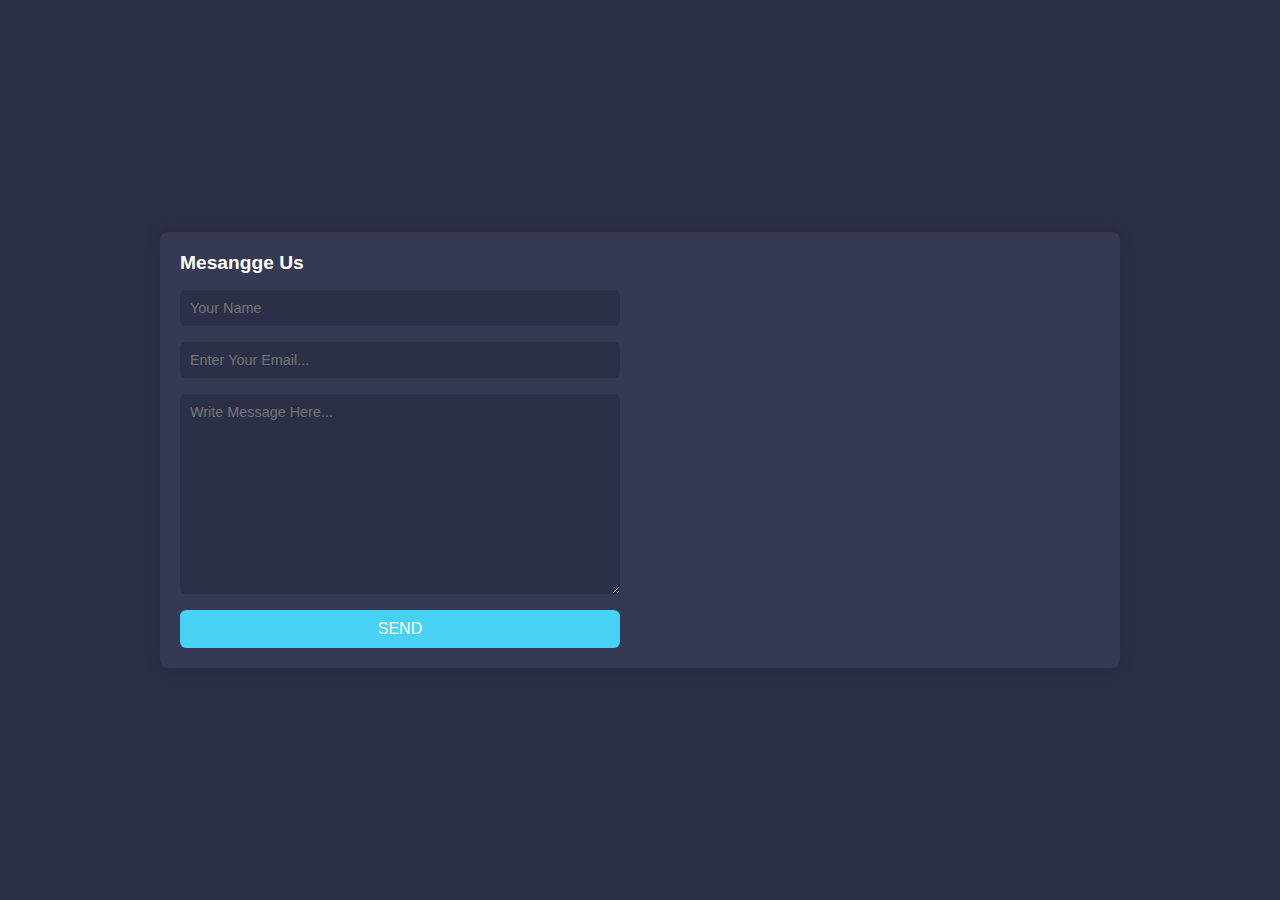
<file: contact.html>
<!DOCTYPE html>
<html>
<head>
	<meta charset="utf-8">
	<meta name="viewport" content="width=device-width, initial-scale=1">
	<title>Contact Us</title>
	<link rel="stylesheet" type="text/css" href="contact.css">
</head>
<body>
	<!-- Section -->
	<section>
		<div class="contact-container">
			<div class="form-container">
				<h3>Mesangge Us</h3>
				<form action="" class="contact-form">
					<input type="text" placeholder="Your Name" required>
					<input type="email" name="" id="" placeholder="Enter Your Email..." required>
					<textarea name="" id="" cols="30" rows="10" placeholder="Write Message Here..." required></textarea>
					<input type="submit" value="Send" class="send-button">
				</form>
			</div>
			<div class="map">
				<iframe src="https://www.google.com/maps/embed?pb=!1m16!1m12!1m3!1d126950.45428188164!2d106.14481498415591!3d-6.103519352499271!2m3!1f0!2f0!3f0!3m2!1i1024!2i768!4f13.1!2m1!1sKolam%20renang%20di%20daerah%20serang!5e0!3m2!1sid!2sid!4v1694615437326!5m2!1sid!2sid"  style="border:0;" allowfullscreen="" loading="lazy" referrerpolicy="no-referrer-when-downgrade"></iframe>
			</div>
		</div>
	</section>
</body>
</html>
</file>
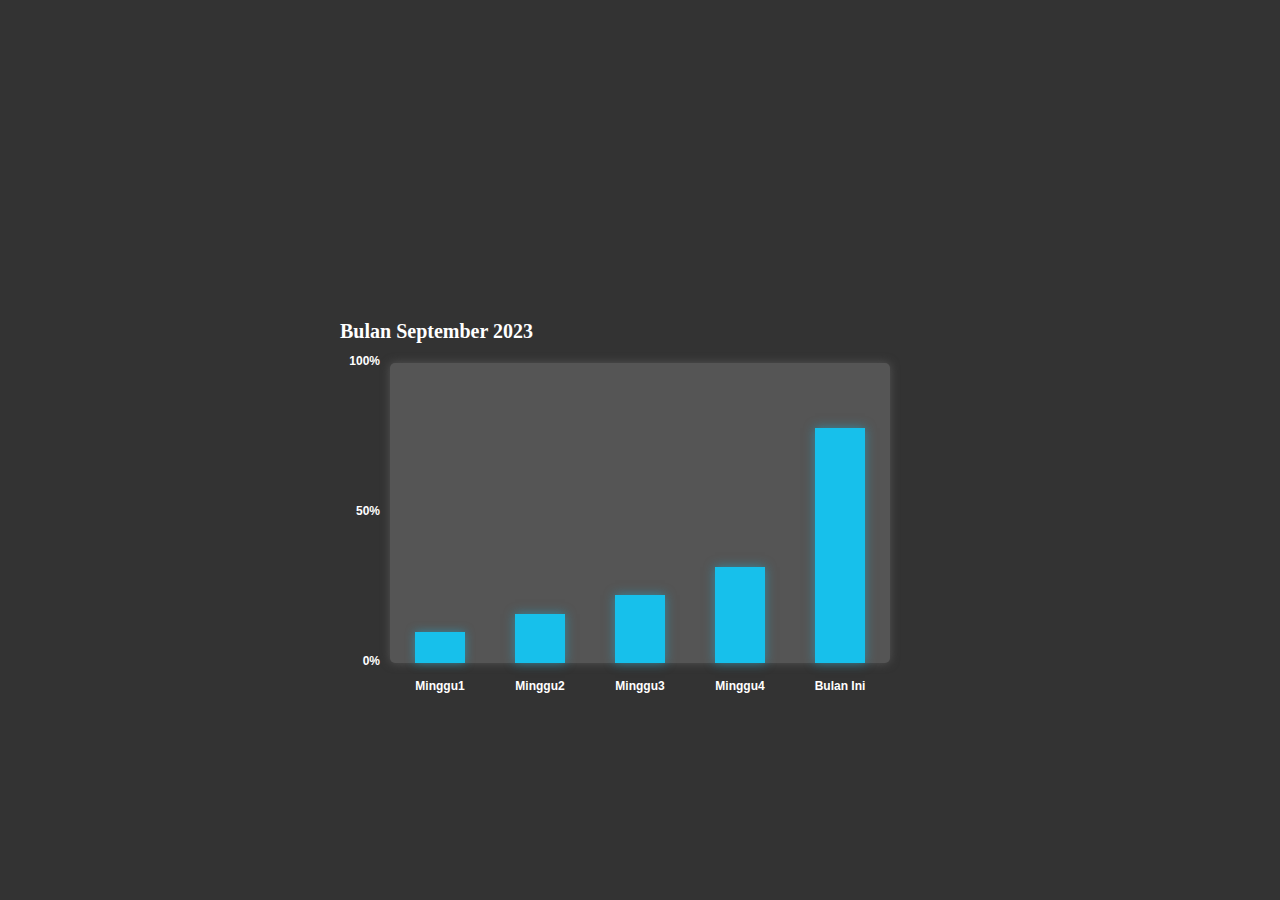
<file: dbatang.html>
<!DOCTYPE html>
<html>
<head>
    <meta charset="utf-8">
    <meta name="viewport" content="width=device-width, initial-scale=1">
    <title>Diagaram Chart</title>
    <link rel="stylesheet" type="text/css" href="dbatang.css">
    <script src="https://cdnjs.cloudflare.com/ajax/libs/jquery/3.4.1/jquery.min.js" charset="utf-8"></script>
</head>
<body>
    <!-- chart start -->
    <div class="chart">
      <p>Bulan September 2023</p>
        <ul class="numbers">
            <li><span>100%</span></li>
            <li><span>50%</span></li>
            <li><span>0%</span></li>
        </ul>
        <ul class="bars">
            <li><div class="bar" data-percentage="12"></div><span>Minggu1</span></li>
            <li><div class="bar" data-percentage="20"></div><span>Minggu2</span></li>
            <li><div class="bar" data-percentage="28"></div><span>Minggu3</span></li>
            <li><div class="bar" data-percentage="40"></div><span>Minggu4</span></li>
            <li><div class="bar" data-percentage="100"></div><span>Bulan Ini</span></li>
        </ul>
    </div>
    <!-- chart end -->

    <script type="text/javascript">
        $(function(){
        $('.bars li .bar').each(function(key, bar){
            var percentage = $(this).data('percentage');
            $(this).animate({
                'height' : percentage + '%'
            },1000);
        });
        });
    </script>
</body>
</html>
</file>
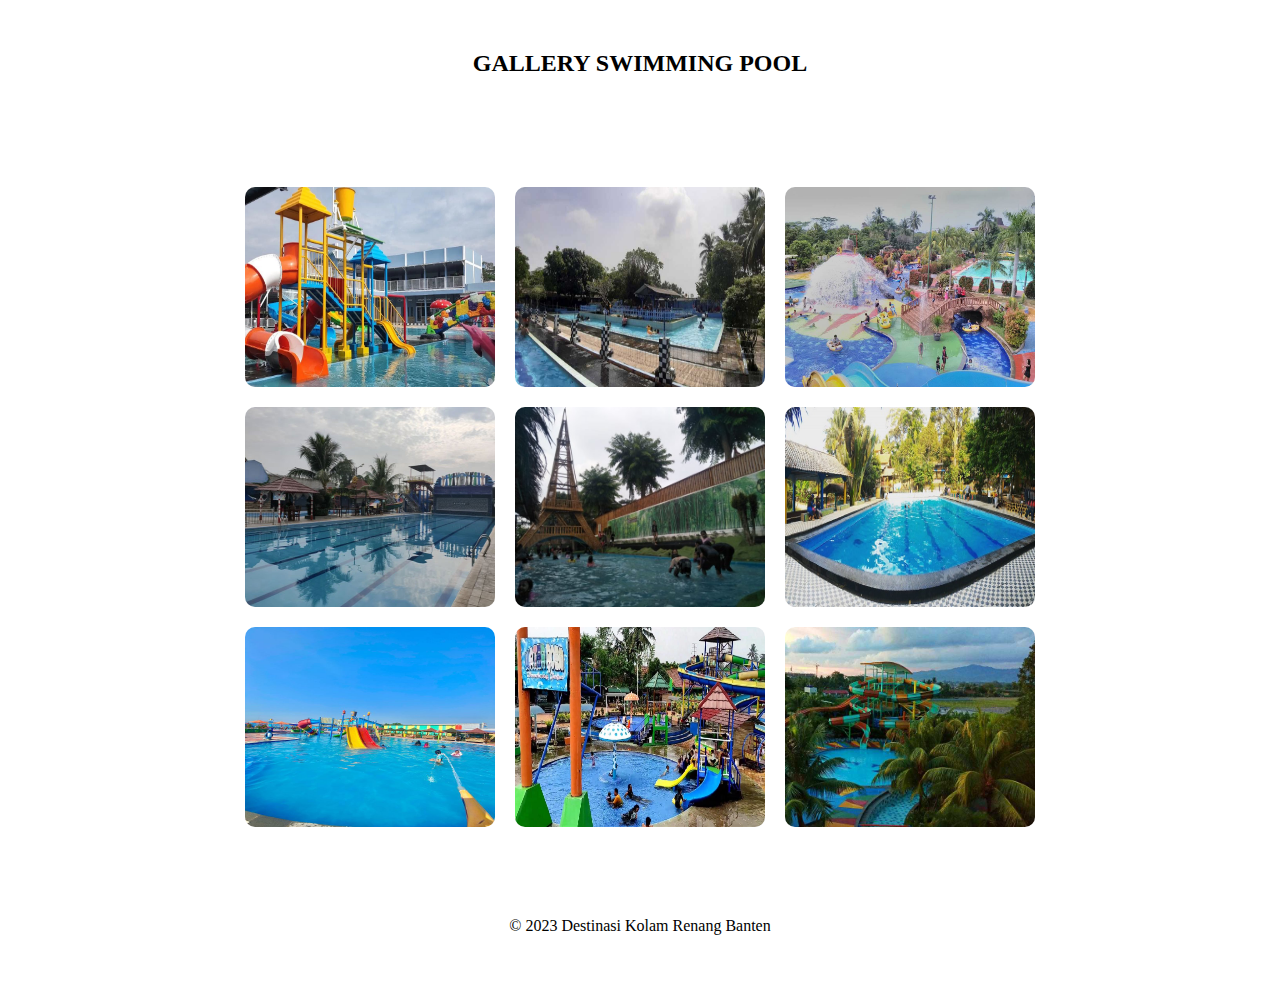
<file: gallery.html>
<!DOCTYPE html>
<html>
<head>
	<meta charset="utf-8">
	<meta name="viewport" content="width=device-width, initial-scale=1">
	<title>GALLERY SWIMMING POOL</title>
	<link rel="stylesheet" type="text/css" href="gallery.css">
</head>
<body>
	
	<div class="judul">
		<h2>GALLERY SWIMMING POOL</h2>
	</div>
	<div id="wrapper">

		<div class="image-container">
			<img src="IMG/img1.jpg" alt="">
			<div class="image-caption action-1">
				<a href="https://kabarbanten.pikiran-rakyat.com/pariwisata/pr-596216021/kolam-renang-estetik-dan-instagramable-waterplay-bamboo-park-serang-ada-live-music-lengkap-dengan-bandnya"><h1>Bambo Park Banten</h1></a>
				<p>Kp Begog Sukadalem, Kecamatan Waringin Kurung, Kabupaten Serang</p>
			</div>
		</div>

		<div class="image-container">
			<img src="IMG/img2.jpg" alt="">
			<div class="image-caption action-2">
				<a href="https://kabarbanten.pikiran-rakyat.com/pariwisata/pr-59608062/tirta-nada-pilihan-wisata-keluarga"><h1>Tirta Nada Banten</h1></a>
				<p>Lebakwangi, Kecamatan Walantaka</p>
			</div>
		</div>

		<div class="image-container">
			<img src="IMG/img3.jpg" alt="">
			<div class="image-caption action-3">
				<a href="https://krakatauwaterworld.com/"><h1>Krakatau Water World</h1></a>
				<p>Jl. KH. Yasin Beji No. 6, Kebondalem, Purwakarta, Cilegon, Banten, Indonesia, 42433</p>
			</div>
		</div>

		<div class="image-container">
			<img src="IMG/img4.jpg" alt="">
			<div class="image-caption action-4">
				<a href="https://travelspromo.com/htm-wisata/aqualand-serang/"><h1>Aqualand Banten</h1></a>
				<p>Komplek Tegal Padang, Jl. Palem, Kel. Drangong, Kec. Taktakan</p>
			</div>
		</div>

		<div class="image-container">
			<img src="IMG/img5.jpg" alt="">
			<div class="image-caption action-5">
				<a href="https://kabarbanten.pikiran-rakyat.com/seputar-banten/pr-596143926/kolam-renang-menara-bambu-begog-raya-wisata-air-di-serang-banten-yang-punya-replika-eiffel-tower"><h1>Begog Raya</h1></a>
				<p>Jl. Raya Kramatwatu Waringinnurung No.16,Sukadalem, Kec. Waringinkurung, Kabupaten Serang, Banten</p>
			</div>
		</div>

		<div class="image-container">
			<img src="IMG/img6.jpg" alt="">
			<div class="image-caption action-6">
				<a href="https://simparta.serangkab.go.id/home/info/objek-wisata-alam-kolam-renang-cikarelek-ciomas"><h1>Cikarelek Banten</h1></a>
				<p>Jl. Raya Ciomas Km 01, Desa Sukabares, Kecamatan Ciomas, Kabupaten Serang, Provinsi Banten</p>
			</div>
		</div>

		<div class="image-container">
			<img src="IMG/img7.jpg" alt="">
			<div class="image-caption action-7">
				<a href="https://www.kacawisata.com/binuang-waterpark/"><h1>Binuang Banten</h1></a>
				<p>Jl. Lanud Gorda Km. 8, Kampung Masigit, Desa Sukamampir, Kecamatan Binuang, Serang, Banten</p>
			</div>
		</div>

		<div class="image-container">
			<img src="IMG/img8.jpg" alt="">
			<div class="image-caption action-8">
				<a href="https://www.kacawisata.com/kolam-renang-tembong/"><h1>Tembong Banten</h1></a>
				<p>Jl. Serang-Pandeglang Palima, Ds Sukajaya, Kec Curug</p>
			</div>
		</div>

		<div class="image-container">
			<img src="IMG/img9.jpg" alt="">
			<div class="image-caption action-9">
				<a href="https://travelspromo.com/htm-wisata/cilgeon-green-waterpark/"><h1>Green Waterpark Banten</h1></a>
				<p>Komplek Cilegon Green Megablok Blok E, Jl. A. Yani, Cibeber, Cilegon, Banten, Indonesia, 42426</p>
			</div>
		</div>

	</div>

<div class="copyright">
	&copy; 2023 Destinasi Kolam Renang Banten
</div>	

<br><br><br>

</body>
</html>
</file>
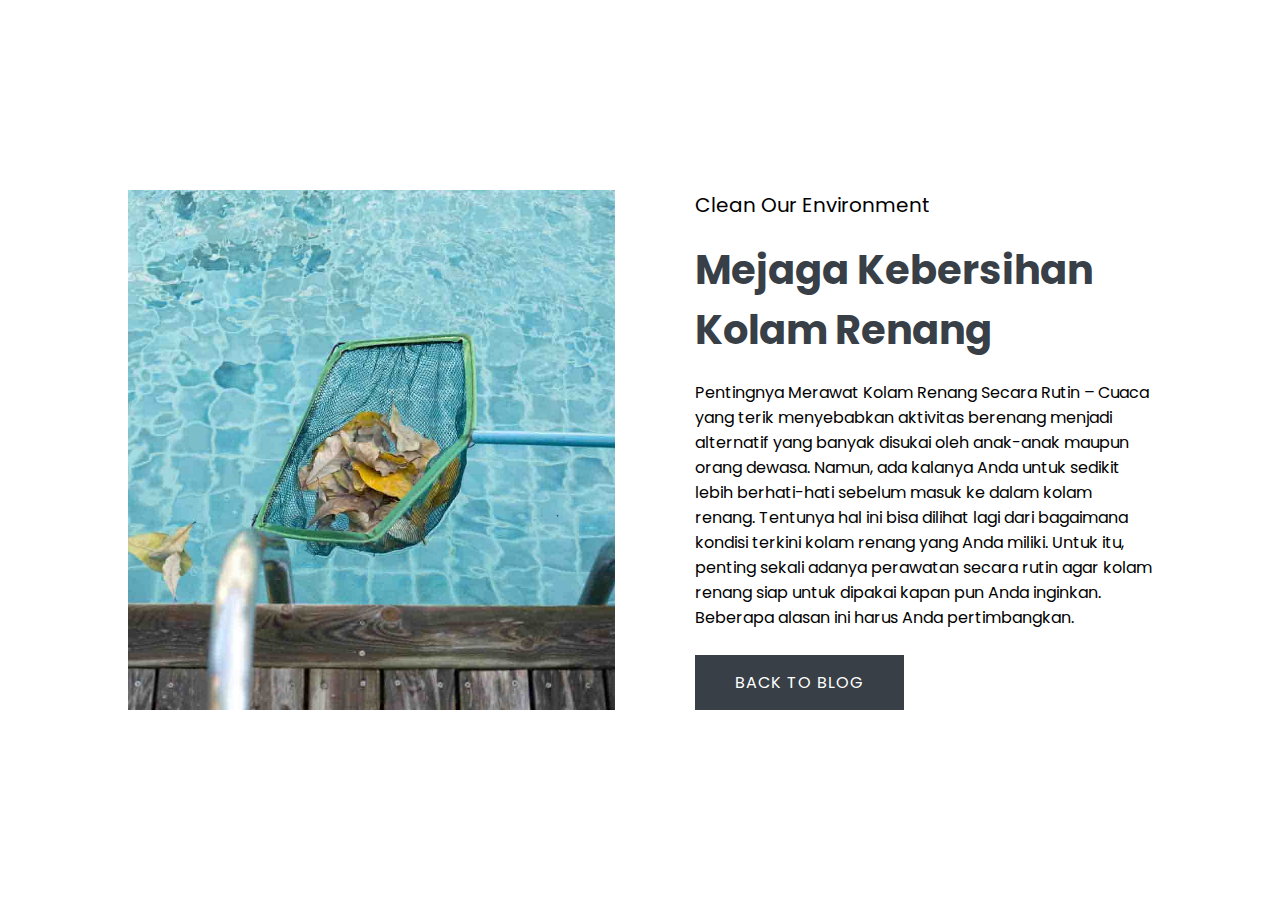
<file: kebersihan.html>
<!DOCTYPE html>
<html>
<head>
	<meta charset="utf-8">
	<meta name="viewport" content="width=device-width, initial-scale=1">
	<title>BLOG | KEBERSIHAN Lingkungan Kolam Renang</title>
	<link rel="stylesheet" href="kebersihan.css">
</head>
<body>
	<div class="row">
		<div class="imgWrapper">
			<a href="https://bumisempajacity.co.id/perawatan-kolam-renang-secara-berkala-mengapa-penting-untuk-dilakukan/"><img src="IMG/1.jpg" alt=""></a>
		</div>
		<div class="contentWrapper">
			<div class="content">
				<span class="textWrapper">
					<span>Clean Our Environment</span>
				</span>
				<h2>Mejaga Kebersihan Kolam Renang</h2>
				<p>Pentingnya Merawat Kolam Renang Secara Rutin – Cuaca yang terik menyebabkan aktivitas berenang menjadi alternatif yang banyak disukai oleh anak-anak maupun orang dewasa. Namun, ada kalanya Anda untuk sedikit lebih berhati-hati sebelum masuk ke dalam kolam renang. Tentunya hal ini bisa dilihat lagi dari bagaimana kondisi terkini kolam renang yang Anda miliki.
				Untuk itu, penting sekali adanya perawatan secara rutin agar kolam renang siap untuk dipakai kapan pun Anda inginkan. Beberapa alasan ini harus Anda pertimbangkan.</p>
				<a href="blog.html">Back to Blog</a>
			</div>
		</div>
	</div>
</body>
</html>
</file>
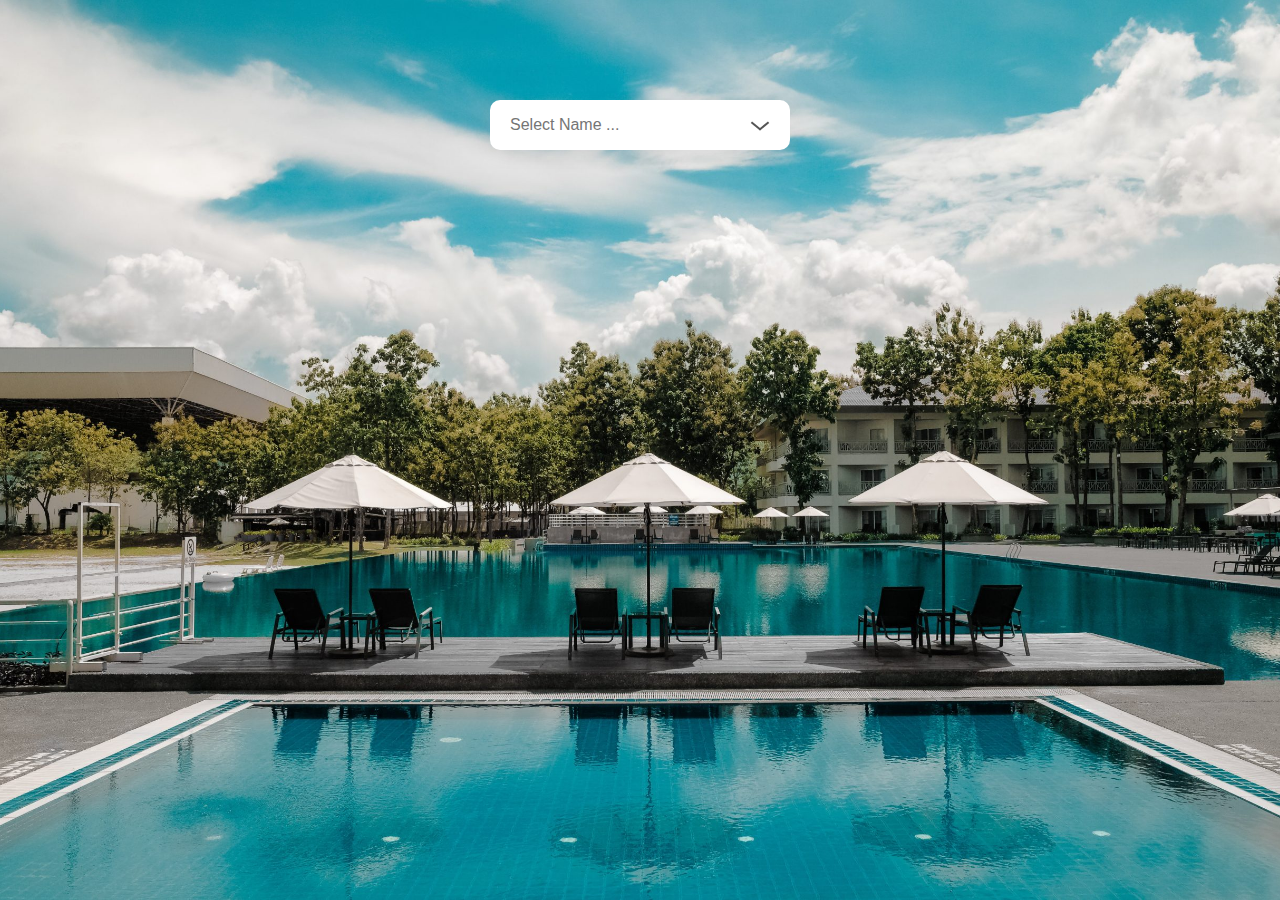
<file: ourteam.html>
<!DOCTYPE html>
<html>
<head>
	<meta charset="utf-8">
	<meta name="viewport" content="width=device-width, initial-scale=1">
	<title>List Name Our Team</title>
	<link rel="stylesheet" href="ourteam.css">
</head>
<body>
	<div class="dropdown">
		<input type="text" class="text02" readonly placeholder="Select Name ...">
		<div class="option">
			<a href="uzan.html"><div onmouseover="show('Ahmad Fauzan')">Ahmad Fauzan</div></a>
			<a href="yusuf.html"><div onmouseover="show('Yusuf Imam Aryadillah')">Yusuf Imam Aryadillah</div></a>
			<a href="laila.html"><div onmouseover="show('Laila Fatmawati')">Laila Fatmawati</div></a>
			<a href="linda.html"><div onmouseover="show('Rosmiyati Yulinda')">Rosmiyati Yulinda</div></a>
		</div>
	</div>
	<script>
		function show(a){
			document.querySelector('.text02').value = a;
		}
		let dropdown = document.querySelector('.dropdown');
		dropdown.onclick = function(){
			dropdown.classList.toggle('active');
		}
	</script>
</body>
</html>
</file>
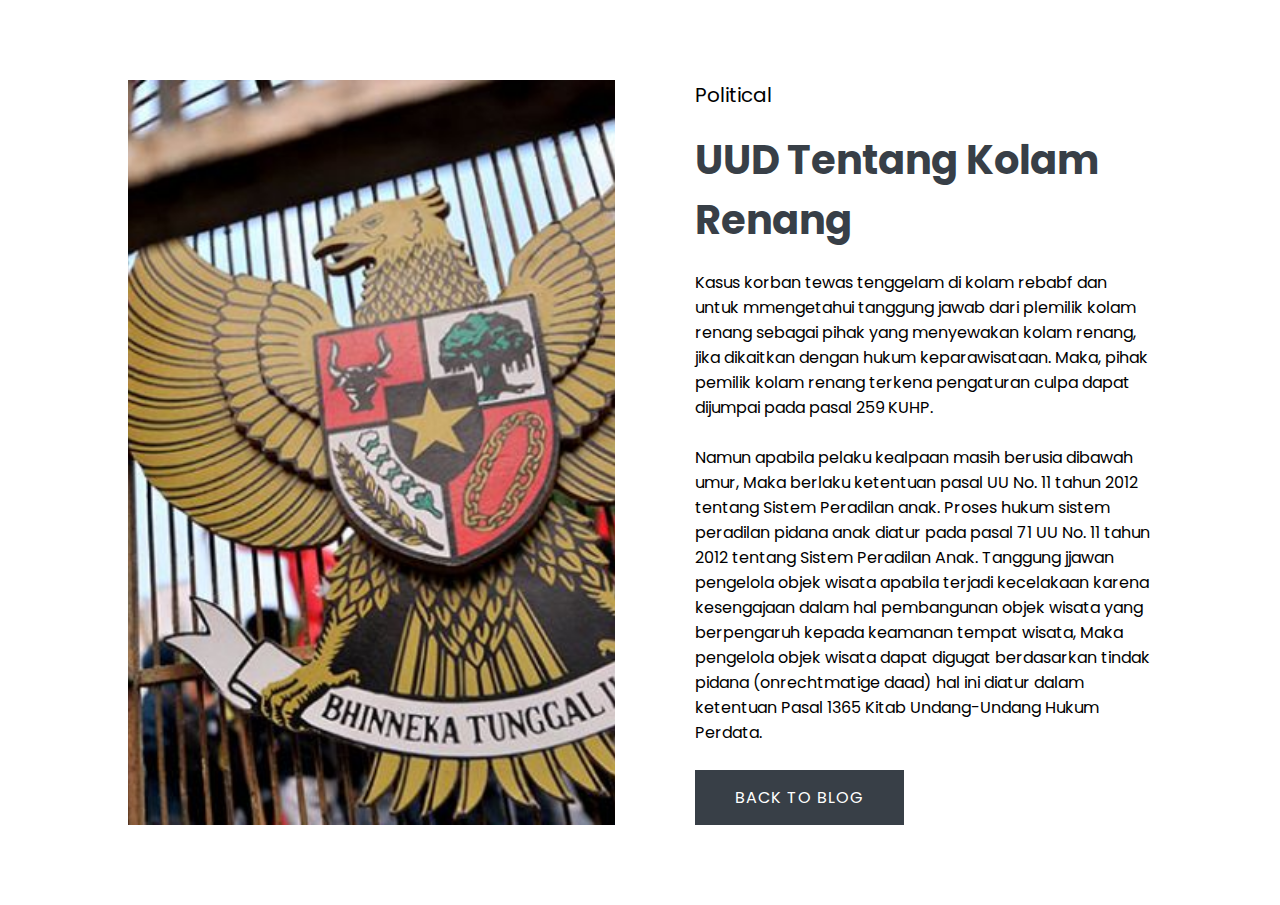
<file: uud.html>
<!DOCTYPE html>
<html>
<head>
	<meta charset="utf-8">
	<meta name="viewport" content="width=device-width, initial-scale=1">
	<title>BLOG | UUD Wisata kolam renang</title>
	<link rel="stylesheet" href="uud.css">
</head>
<body>
	<div class="row">
		<div class="imgWrapper">
			<a href="https://batangharinews.com/read/2023/05/01/5119/-dinilai-lalai-pemilik-kolam-renang-bisa-dikenakan-sanksi-pidana"><img src="IMG/logouud.jpg" alt=""></a>
		</div>
		<div class="contentWrapper">
			<div class="content">
				<span class="textWrapper">
					<span>Political</span>
				</span>
				<h2>UUD Tentang Kolam Renang</h2>
				<p>Kasus  korban tewas tenggelam di kolam rebabf dan untuk mmengetahui tanggung jawab dari plemilik kolam renang sebagai pihak yang menyewakan kolam renang, jika dikaitkan dengan hukum keparawisataan. Maka, pihak pemilik kolam renang terkena pengaturan culpa dapat dijumpai pada pasal 259 KUHP.</p>

				<p>Namun apabila pelaku kealpaan masih berusia dibawah umur, Maka berlaku ketentuan pasal UU No. 11 tahun 2012 tentang Sistem Peradilan anak. Proses hukum sistem peradilan pidana anak diatur pada pasal 71 UU No. 11 tahun 2012 tentang Sistem Peradilan Anak. Tanggung jjawan pengelola objek wisata apabila terjadi kecelakaan karena kesengajaan dalam hal pembangunan objek wisata yang berpengaruh kepada keamanan tempat wisata, Maka pengelola objek wisata dapat digugat berdasarkan tindak pidana (onrechtmatige daad) hal ini diatur dalam ketentuan Pasal 1365 Kitab Undang-Undang Hukum Perdata.</p>
				<a href="blog.html">Back to Blog</a>
			</div>
		</div>
	</div>
</body>
</html>
</file>
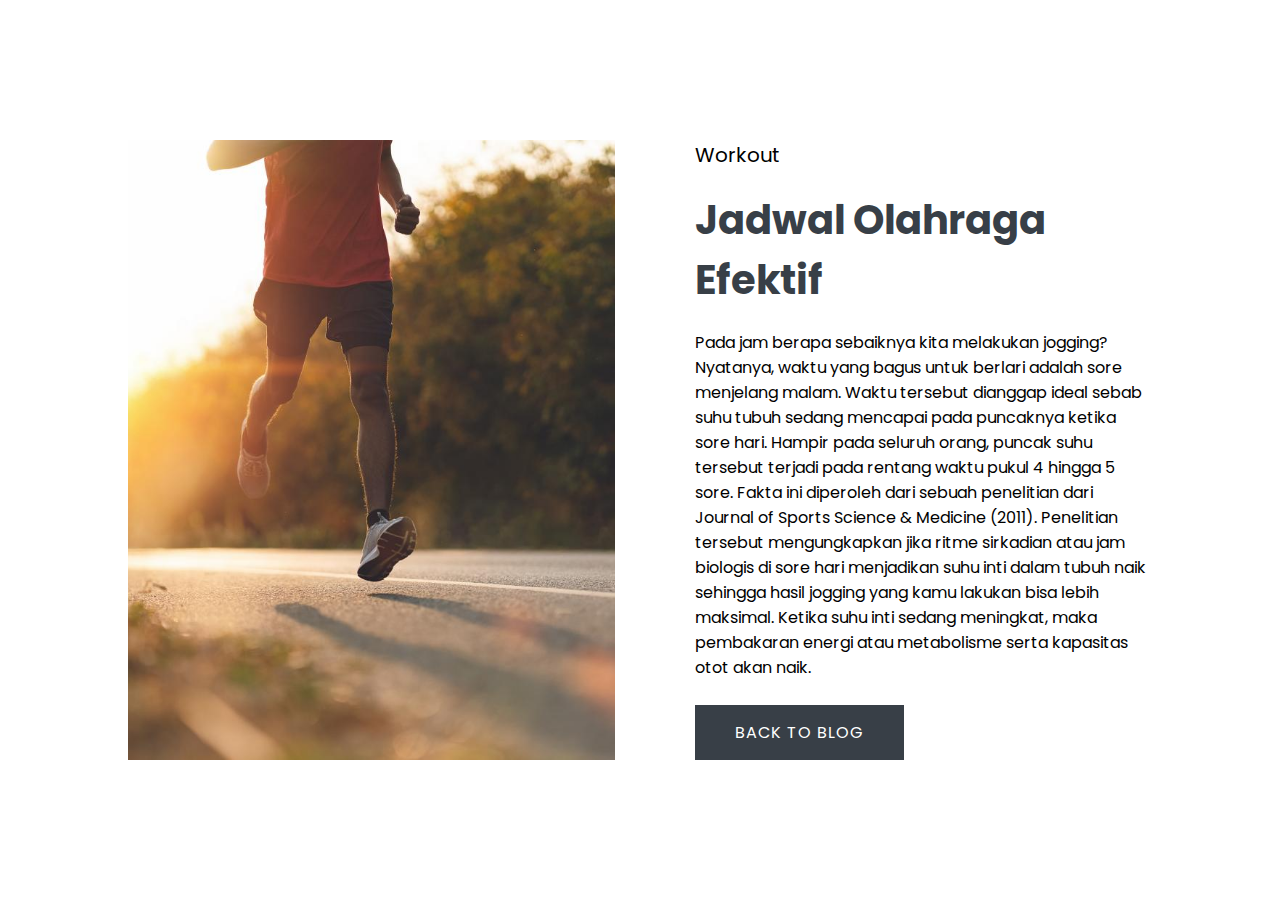
<file: workout.html>
<!DOCTYPE html>
<html>
<head>
	<meta charset="utf-8">
	<meta name="viewport" content="width=device-width, initial-scale=1">
	<title>BLOG | WORKOUT Yang Efektif</title>
	<link rel="stylesheet" href="workout.css">
</head>
<body>
	<div class="row">
		<div class="imgWrapper">
			<a href="https://www.astronauts.id/blog/ini-waktu-yang-tepat-untuk-jogging-jangan-sampai-salah/"><img src="IMG/blog3.jpg" alt=""></a>
		</div>
		<div class="contentWrapper">
			<div class="content">
				<span class="textWrapper">
					<span>Workout</span>
				</span>
				<h2>Jadwal Olahraga Efektif</h2>
				<p>Pada jam berapa sebaiknya kita melakukan jogging? Nyatanya, waktu yang bagus untuk berlari adalah sore menjelang malam. Waktu tersebut dianggap ideal sebab suhu tubuh sedang mencapai pada puncaknya ketika sore hari. 

				Hampir pada seluruh orang, puncak suhu tersebut terjadi pada rentang waktu pukul 4 hingga 5 sore. Fakta ini diperoleh dari sebuah penelitian dari Journal of Sports Science & Medicine (2011). 

				Penelitian tersebut mengungkapkan jika ritme sirkadian atau jam biologis di sore hari menjadikan suhu inti dalam tubuh naik sehingga hasil jogging yang kamu lakukan bisa lebih maksimal. Ketika suhu inti sedang meningkat, maka pembakaran energi atau metabolisme serta kapasitas otot akan naik. </p>
				<a href="blog.html">Back to Blog</a>
			</div>
		</div>
	</div>
</body>
</html>
</file>
<file: contact.css>
*{
	margin: 0;
	padding: 0;
	font-family: "Poppins", sans-serif;
	scroll-behavior: smooth;
	box-sizing: border-box;
}
body{
	width: 100%;
	height: 100vh;
	display: flex;
	flex-direction: column;
	justify-content: center;
	color: #fff;
	background: #2c2f48;
}
.contact-container{
	max-width: 960px;
	margin: auto;
	width: 100%;
	display: grid;
	grid-template-columns: repeat(2, 1fr);
	gap: 1,5rem;
	background: #363953;
	box-shadow: 0 0 1rem hsla(0 0 0 /  16%);
	border-radius: 0.5rem;
	overflow: hidden;
}
.form-container{
	padding: 20px;
}
.form-container h3{
	font-size: 1.2rem;
	font-weight: 600;
	margin-bottom: 1rem;
}
.contact-form{
	display: grid;
	row-gap: 1rem;
}
.contact-form input,
.contact-form textarea{
	width: 100%;
	border: none;
	outline: none;
	background: #2c2f48;
	padding: 10px;
	font-size: 0.9rem;
	color: #fff;
	border-radius: 0.4rem;
}
.contact-form textarea{
	resize: 0;
	height: 200px;
}
.contact-form .send-button{
	border: none;
	outline: none;
	background: #47d2f5;
	font-size: 1rem;
	font-weight: 500;
	text-transform: uppercase;
	cursor: pointer;
}
.contact-form .send-button:hover{
	background: hsl(181, 100%, 44%, 0.8);
	transition: 0.3s all linear;
}
.map iframe{
	width: 100%;
	height: 100%;
}
</file>
<file: dbatang.css>
body{
    margin: 0;
    padding: 0;
    height: 100vh;
    display: flex;
    justify-content: center;
    align-items: center;
    font-family: "Roboto", sans-serif;
    background: #333;
}
.chart{
    width: 600px;
    height: 300px;
    display: block;
}
.chart h1{
    font-family: 'Times New Roman', sans-serif;
    margin: 0px;
    padding: 0px;
    font-size: 50px;
    text-align: center;
    color: white;
}
.numbers{
    color: #fff;
    margin: 0;
    padding: 0;
    width: 50px;
    height: 100%;
    display: inline-block;
    float: left;
}
.numbers li{
    list-style: none;
    height: 150px;
    position: relative;
    bottom: 145px;
}
.numbers span{
    font-size: 12px;
    font-weight: 600;
    position: absolute;
    bottom: 0;
    right: 10px;
}
.bars{
    color: #fff;
    font-size: 12px;
    font-weight: 600;
    background: #555;
    margin: 0;
    padding: 0;
    display: inline-block;
    width: 500px;
    height: 300px;
    box-shadow: 0 0 10px 0 #555;
    border-radius: 5px;
}
.bars li{
    display: table-cell;
    width: 100px;
    height: 300px;
    position: relative;
}
.bars span{
    width: 100%;
    position: absolute;
    bottom: -30px;
    text-align: center;
}
.bars .bar{
    display: block;
    background: #17C0EB;
    width: 50px;
    position: absolute;
    bottom: 0;
    margin-left: 25px;
    text-align: center;
    box-shadow: 0 0 10px 0 rgba(23, 192, 235, 0.5);
    transition: 0.5s;
    transition-property: background, box-shadow;
}
.bars .bar:hover{
    background: #55EFC4;
    box-shadow: 0 0 10x 0 rgba(85, 239, 196, 0.5);
    cursor: pointer;
}
.bars .bar:before{
    color: #fff;
    content: attr(data-percentage) '%';
    position: relative;
    bottom: 20px;
}
.chart p{
    font-family: 'Times New Roman', sans-serif;
    color: #fff;
    font-weight: 600;
    font-size: 20px;
    margin-bottom: 10px;
    padding-bottom: 10px;
}

@media only screen and (max-width: 700px) {
    .chart{
        width: 90%;
        height: 45%;
        padding: 20px;
    }
}
@media only screen and (max-width: 400px) {
    .chart{
        width: 300px;
        height: 300px;
        padding: 20px;
    }
}
@media only screen and (max-width: 300px) {
    .chart{
        width: 200px;
        height: 200px;
        padding: 20px;
    }
}
@media only screen and (max-width: 600px) {
    .numbers{
        width: 10px;
        height: 0px;
        padding: 2px;
    }
}
</file>
<file: gallery.css>
*{
	margin: 0;
	padding: 0;
}
body{
	background: linear-gradient(90deg, #fff);
	min-height: 100vh;
}
#wrapper{
	width: 1000px;
	margin: 50px auto;
	display: flex;
	justify-content: center;
	flex-wrap: wrap;
}
.image-container a{
	text-decoration: none;
}
.image-container{
	width: 250px;
	height: 200px;
	background-color: #fff;
	position: relative;
	overflow: hidden;
	cursor: pointer;
	float: left;
	margin: 10px;
	border-radius: 10px;
}
.image-container img{
	width: 100%;
	height: 100%;
	position: absolute;
}
.image-container .image-caption{
	width: 100%;
	height: 100%;
	position: absolute;
	background-color: rgba(0, 107, 150, 0.6);
	text-align: center;
}
.image-caption h1{
	margin-top: 50px;
	color: #fff;
}
.image-caption p{
	color: #fff;
}
.copyright{
	width: 100%;
	margin-top: 30px;
	padding-top: 30px;
	text-align: center;
}
.judul h2{
	text-align: center;
	padding: 50px;
}

/* Responsive */

@media all and (min-width: 0px) and (max-width: 920px) {
	#wrapper{
		width: 540px;
		margin: 50px auto;
	}
	.copyright{
		margin-left: 10px;
	}
}

/* image  hover  */

/* left */
.image-container .action-1{
	left: -260px;
	transition: all 0.5s;
}
.image-container:hover .action-1{
	left: 0;
	transition: all 0.5s;
}

/* top */
.image-container .action-2{
	top: -210px;
	transition: all 0.5s;
}
.image-container:hover .action-2{
	top: 0;
	transition: all 0.5s;
}

/* bottom */
.image-container .action-3{
	bottom: -210px;
	transition: all 0.5s;
}
.image-container:hover .action-3{
	bottom: 0;
	transition: all 0.5s;
}

/* right */
.image-container .action-4{
	right: -260px;
	transition: all 0.5s;
}
.image-container:hover .action-4{
	right: 0;
	transition: all 0.5s;
}

/* top-left */
.image-container .action-5{
	left: -260px;
	top: -210px;
	transition: all 0.5s;
}
.image-container:hover .action-5{
	left: 0;
	top: 0;
	transition: all 0.5s;
}

/* top-right */
.image-container .action-6{
	right: -260px;
	top: -210px;
	transition: all 0.5s;
}
.image-container:hover .action-6{
	right: 0;
	top: 0;
	transition: all 0.5s;
}

/* left */
.image-container .action-7{
	left: -260px;
	transition: all 0.5s;
}
.image-container:hover .action-7{
	left: 0;
	transition: all 0.5s;
}

/* right */
.image-container .action-8{
	right: -260px;
	transition: all 0.5s;
}
.image-container:hover .action-8{
	right: 0;
	transition: all 0.5s;
}

/* top */
.image-container .action-9{
	top: -210px;
	transition: all 0.5s;
}
.image-container:hover .action-9{
	top: 0;
	transition: all 0.5s;
}
</file>
<file: kebersihan.css>
@import url('https://fonts.googleapis.com/css2?family=Poppins:wght@500&display=swap');

*{
	margin: 0px;
	padding: 0px;
	box-sizing: border-box;
	outline: none;
}
body{
	font-family: 'Poppins';
	width: 100%;
	min-height: 100vh;
	display: grid;
	place-items: center;
}
.row{
	width: 80%;
	max-width: 1170px;
	display: grid;
	grid-template-columns: repeat(2, 1fr);
	grid-gap: 50px;
	overflow: hidden;
	padding: 5rem 0;
}
.row .imgWrapper{
	overflow: hidden;
}
.row .imgWrapper img{
	width: 100%;
	height: 100%;
	object-fit: cover;
	transition: 0.3s;
}
.row .imgWrapper:hover img{
	transform: scale(1.25);
}
.row .contentWrapper{
	width: 100%;
	display: flex;
	justify-content: center;
	align-items: center;
	padding-left: 30px;
}
.row .contentWrapper span.textWrapper{
	display: block;
	font-size: 20px;
	text-transform: capitalize;
	display: flex;
	justify-content: flex-start;
	align-items: center;
	gap: 15px;
	margin-bottom: 20px;
}
.row .contentWrapper h2{
	font-size: 40px;
	font-weight: 700;
	color: #383f47;
	padding-bottom: 20px;
}
.row .contentWrapper p{
	font-size: 16px;
	line-height: 25px;
	padding-bottom: 25px;
}
.row .contentWrapper a{
	display: inline-block;
	text-decoration: none;
	text-transform: uppercase;
	background: #383f47;
	color: #fff;
	padding: 15px 40px;
	letter-spacing: 1px;
	user-select: none;
}

@media (max-width: 991px){

	.row{
		grid-template-columns: 1fr;
		grid-gap: 50px;
 	}
 	.row .contentWrapper{
 		padding-left: 0;
 	}
}
@media (max-width: 768px){
	.row{
		width: 90%;
	}
	.row .contentWrapper h2{
		font-size: 30px;
		padding-bottom: 20px;
	}
	.row .contentWrapper p{
		line-height: 24px;
	}
}
@media (max-width: 575px){
	.row .contentWrapper span.textWrapper{
		font-size: 18px;
	}
	.row .contentWrapper h2{
		font-size: 25px;
	}
	.row .contentWrapper p{
		font-size: 15px;
		line-height: 22px;
	}
	.row .contentWrapper a{
		font-size: 15px;
		padding: 10px 20px;
	}
}
</file>
<file: ourteam.css>
*{
	margin: 0;
	padding: 0;
	box-sizing: border-box;
	font-family: 'Poppins', sans-serif;
}
body{
	display: flex;
	justify-content: center;
	min-height: 100vh;
	background: url(IMG/bg.jpg);
	height: 100vh;
	background-size: cover;
	background-position: center;
}
.dropdown{
	position: relative;
	margin-top: 100px;
	width: 300px;
	height: 50px;
}
.dropdown::before{
	content: '';
	position: absolute;
	top: 25px;
	right: 28px;
	width: 12px;
	height: 2px;
	background: #555;
	z-index: 10;
	transform: rotate(40deg);
	transition: 0.5s;
}
.dropdown.active::before{
	right: 20px;
}
.dropdown::after{
	content: '';
	position: absolute;
	top: 25px;
	right: 20px;
	width: 12px;
	height: 2px;
	background: #555;
	z-index: 10;
	transform: rotate(-40deg);
	transition: 0.5s;
}
.dropdown.active::after{
	right: 28px;
}
.dropdown input{
	position: absolute;
	top: 0;
	left: 0;
	width: 100%;
	height: 100%;
	cursor: pointer;
	border-radius: 10px;
	padding: 12px 20px;
	font-size: 16px;
	background: #fff;
	box-shadow: 0 5px 20px rgba(0,0,0,0.05);
	outline: none;
	border: none;
}
.dropdown .option{
	position: absolute;
	top: 70px;
	width: 100%;
	background: #fff;
	box-shadow: 0 10px 10px rgba(0,0,0,05);
	border-radius: 10px;
	overflow: hidden;
	visibility: hidden;
	opacity: 0;
}
.dropdown .option a{
	text-decoration: none;
	color: #000;
}
.dropdown.active .option{
	visibility: visible;
	opacity: 1;
}
.dropdown .option div{
	padding: 12px 20px;
	cursor: pointer;
}
.dropdown .option div:hover{
	background: #62baea;
	color: #fff;
}

@media screen (max-width: 998px){
	.dropdown{
		padding-bottom: 50%;
	}
}
</file>
<file: uud.css>
@import url('https://fonts.googleapis.com/css2?family=Poppins:wght@500&display=swap');

*{
	margin: 0px;
	padding: 0px;
	box-sizing: border-box;
	outline: none;
}
body{
	font-family: 'Poppins';
	width: 100%;
	min-height: 100vh;
	display: grid;
	place-items: center;
}
.row{
	width: 80%;
	max-width: 1170px;
	display: grid;
	grid-template-columns: repeat(2, 1fr);
	grid-gap: 50px;
	overflow: hidden;
	padding: 5rem 0;
}
.row .imgWrapper{
	overflow: hidden;
}
.row .imgWrapper img{
	width: 100%;
	height: 100%;
	object-fit: cover;
	transition: 0.3s;
}
.row .imgWrapper:hover img{
	transform: scale(1.25);
}
.row .contentWrapper{
	width: 100%;
	display: flex;
	justify-content: center;
	align-items: center;
	padding-left: 30px;
}
.row .contentWrapper span.textWrapper{
	display: block;
	font-size: 20px;
	text-transform: capitalize;
	display: flex;
	justify-content: flex-start;
	align-items: center;
	gap: 15px;
	margin-bottom: 20px;
}
.row .contentWrapper h2{
	font-size: 40px;
	font-weight: 700;
	color: #383f47;
	padding-bottom: 20px;
}
.row .contentWrapper p{
	font-size: 16px;
	line-height: 25px;
	padding-bottom: 25px;
}
.row .contentWrapper a{
	display: inline-block;
	text-decoration: none;
	text-transform: uppercase;
	background: #383f47;
	color: #fff;
	padding: 15px 40px;
	letter-spacing: 1px;
	user-select: none;
}

@media (max-width: 991px){

	.row{
		grid-template-columns: 1fr;
		grid-gap: 50px;
 	}
 	.row .contentWrapper{
 		padding-left: 0;
 	}
}
@media (max-width: 768px){
	.row{
		width: 90%;
	}
	.row .contentWrapper h2{
		font-size: 30px;
		padding-bottom: 20px;
	}
	.row .contentWrapper p{
		line-height: 24px;
	}
}
@media (max-width: 575px){
	.row .contentWrapper span.textWrapper{
		font-size: 18px;
	}
	.row .contentWrapper h2{
		font-size: 25px;
	}
	.row .contentWrapper p{
		font-size: 15px;
		line-height: 22px;
	}
	.row .contentWrapper a{
		font-size: 15px;
		padding: 10px 20px;
	}
}
</file>
<file: workout.css>
@import url('https://fonts.googleapis.com/css2?family=Poppins:wght@500&display=swap');

*{
	margin: 0px;
	padding: 0px;
	box-sizing: border-box;
	outline: none;
}
body{
	font-family: 'Poppins';
	width: 100%;
	min-height: 100vh;
	display: grid;
	place-items: center;
}
.row{
	width: 80%;
	max-width: 1170px;
	display: grid;
	grid-template-columns: repeat(2, 1fr);
	grid-gap: 50px;
	overflow: hidden;
	padding: 5rem 0;
}
.row .imgWrapper{
	overflow: hidden;
}
.row .imgWrapper img{
	width: 100%;
	height: 100%;
	object-fit: cover;
	transition: 0.3s;
}
.row .imgWrapper:hover img{
	transform: scale(1.25);
}
.row .contentWrapper{
	width: 100%;
	display: flex;
	justify-content: center;
	align-items: center;
	padding-left: 30px;
}
.row .contentWrapper span.textWrapper{
	display: block;
	font-size: 20px;
	text-transform: capitalize;
	display: flex;
	justify-content: flex-start;
	align-items: center;
	gap: 15px;
	margin-bottom: 20px;
}
.row .contentWrapper h2{
	font-size: 40px;
	font-weight: 700;
	color: #383f47;
	padding-bottom: 20px;
}
.row .contentWrapper p{
	font-size: 16px;
	line-height: 25px;
	padding-bottom: 25px;
}
.row .contentWrapper a{
	display: inline-block;
	text-decoration: none;
	text-transform: uppercase;
	background: #383f47;
	color: #fff;
	padding: 15px 40px;
	letter-spacing: 1px;
	user-select: none;
}

@media (max-width: 991px){

	.row{
		grid-template-columns: 1fr;
		grid-gap: 50px;
 	}
 	.row .contentWrapper{
 		padding-left: 0;
 	}
}
@media (max-width: 768px){
	.row{
		width: 90%;
	}
	.row .contentWrapper h2{
		font-size: 30px;
		padding-bottom: 20px;
	}
	.row .contentWrapper p{
		line-height: 24px;
	}
}
@media (max-width: 575px){
	.row .contentWrapper span.textWrapper{
		font-size: 18px;
	}
	.row .contentWrapper h2{
		font-size: 25px;
	}
	.row .contentWrapper p{
		font-size: 15px;
		line-height: 22px;
	}
	.row .contentWrapper a{
		font-size: 15px;
		padding: 10px 20px;
	}
}
</file>
